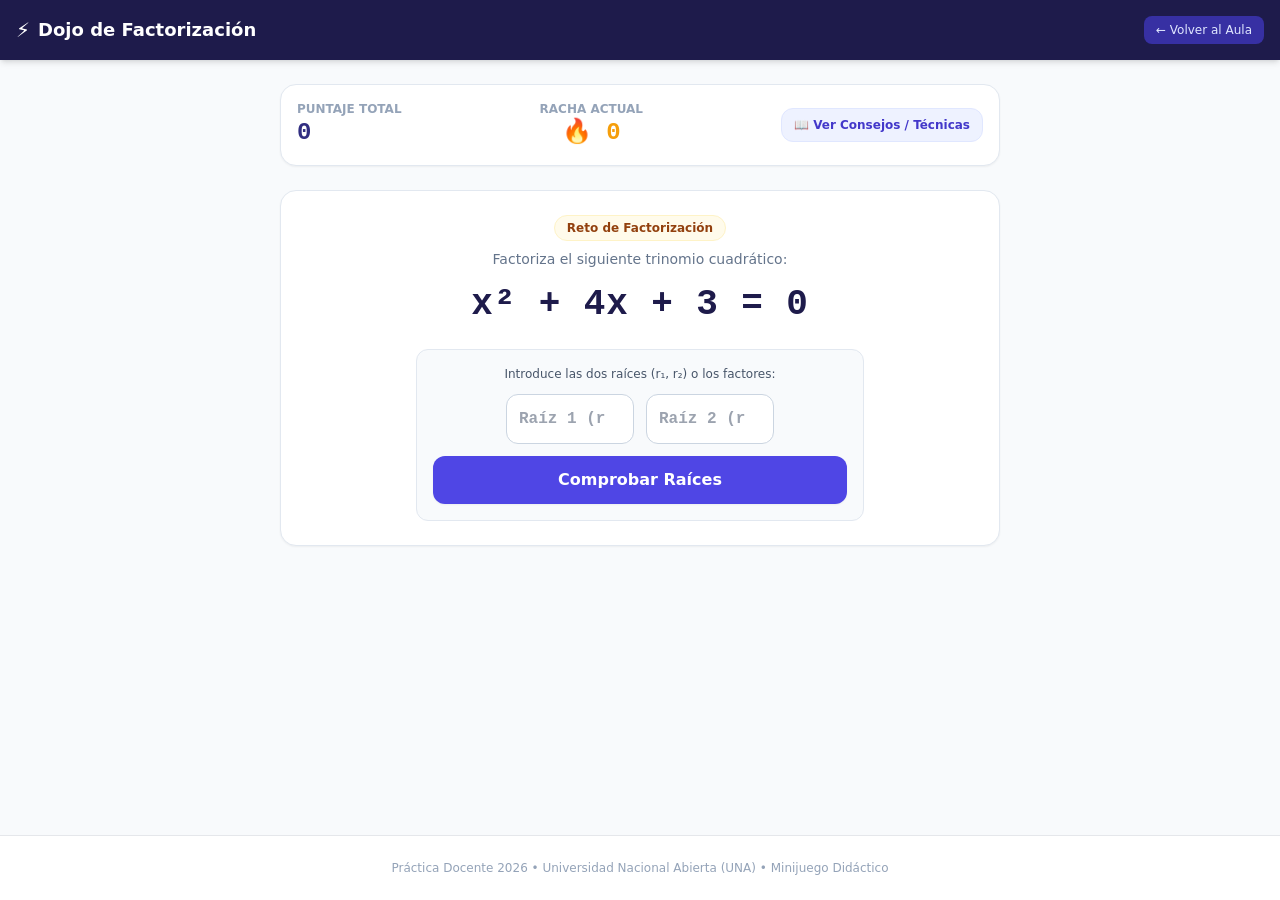
<file: factorizacion.html>
<!DOCTYPE html>
<html lang="es">
<head>
    <meta charset="UTF-8">
    <meta name="viewport" content="width=device-width, initial-scale=1.0">
    <title>Entrenador de Factorización - MateUNA</title>
    <!-- Tailwind CSS -->
    <script src="./libs/tailwind.js"></script>
</head>
<body class="bg-slate-50 text-slate-800 min-h-screen flex flex-col justify-between font-sans">

    <!-- HEADER -->
    <header class="bg-indigo-950 text-white p-4 shadow-md sticky top-0 z-50 flex justify-between items-center">
        <div class="flex items-center gap-2">
            <span class="text-xl">⚡</span>
            <h1 class="font-bold text-base md:text-lg">Dojo de Factorización</h1>
        </div>
        <a href="estudio.html" class="text-xs bg-indigo-800 hover:bg-indigo-700 text-indigo-100 px-3 py-1.5 rounded-lg font-medium transition">
            ← Volver al Aula
        </a>
    </header>

    <!-- CONTENIDO PRINCIPAL -->
    <main class="max-w-3xl mx-auto p-4 md:p-6 w-full flex-grow space-y-6">
        
        <!-- PANEL DE PUNTUACIÓN Y ESTADÍSTICAS -->
        <div class="bg-white p-4 rounded-2xl shadow-sm border border-slate-200 flex justify-between items-center">
            <div>
                <span class="text-xs text-slate-400 block uppercase font-bold">Puntaje Total</span>
                <span id="score-val" class="text-2xl font-black text-indigo-900 font-mono">0</span>
            </div>
            <div class="text-center">
                <span class="text-xs text-slate-400 block uppercase font-bold">Racha Actual</span>
                <span id="streak-val" class="text-2xl font-black text-amber-500 font-mono">🔥 0</span>
            </div>
            <div>
                <button onclick="toggleTeoria()" class="text-xs bg-indigo-50 hover:bg-indigo-100 text-indigo-700 font-bold px-3 py-2 rounded-xl transition border border-indigo-100">
                    📖 Ver Consejos / Técnicas
                </button>
            </div>
        </div>

        <!-- SECCIÓN DE TEORÍA Y CONSEJOS (Oculta por defecto) -->
        <section id="teoria-box" class="bg-indigo-900 text-indigo-100 p-5 rounded-2xl shadow-md hidden space-y-3">
            <div class="flex justify-between items-center">
                <h3 class="font-bold text-base text-white">💡 Técnicas de Factorización para Límites UNA</h3>
                <button onclick="toggleTeoria()" class="text-indigo-300 hover:text-white text-sm font-bold">✕ Cerrar</button>
            </div>
            <p class="text-xs leading-relaxed">
                Cuando evalúas un límite y da 0/0, el polinomio superior o inferior esconde una raíz común (el factor que se anula). 
                Si tienes una ecuación cuadrática <strong class="text-amber-300">ax² + bx + c = 0</strong>, puedes hallar sus raíces r₁ y r₂ usando la resolvente:
            </p>
            <div class="bg-indigo-950 p-3 rounded-xl font-mono text-center text-xs text-amber-200">
                x = ½[-b ± √b²- 4ac)/2a]
            </div>
            <p class="text-xs leading-relaxed">
                Una vez halladas las raíces, el trinomio se descompone siempre como: 
                <strong class="text-amber-300">a(x - r₁)(x - r₂)</strong>. ¡Este es el factor que vas a simplificar con el denominador!
            </p>
        </section>

        <!-- ÁREA DEL JUEGO / RETO -->
        <section class="bg-white p-6 rounded-2xl shadow-sm border border-slate-200 text-center space-y-6">
            <div>
                <span id="badge-nivel" class="inline-block px-3 py-1 bg-amber-50 text-amber-800 font-bold text-xs rounded-full border border-amber-100 mb-2">
                    Reto de Factorización
                </span>
                <h2 class="text-sm text-slate-500 font-medium">Factoriza el siguiente trinomio cuadrático:</h2>
                <div id="cuadratica-display" class="text-3xl md:text-4xl font-black text-indigo-950 font-mono my-4 tracking-wide">
                    x² - 5x + 6 = 0
                </div>
            </div>

            <!-- ENTRADA DE RESPUESTA (RAÍCES) -->
            <div class="bg-slate-50 p-4 rounded-xl border border-slate-200 max-w-md mx-auto space-y-3">
                <p class="text-xs text-slate-600 font-medium">Introduce las dos raíces (r₁, r₂) o los factores:</p>
                <div class="flex justify-center gap-3">
                    <input id="input-r1" type="number" step="any" placeholder="Raíz 1 (r₁)" 
                           class="w-32 p-3 text-center border border-slate-300 rounded-xl font-mono text-base font-bold focus:ring-2 focus:ring-indigo-600 focus:outline-none">
                    <input id="input-r2" type="number" step="any" placeholder="Raíz 2 (r₂)" 
                           class="w-32 p-3 text-center border border-slate-300 rounded-xl font-mono text-base font-bold focus:ring-2 focus:ring-indigo-600 focus:outline-none">
                </div>
                <button onclick="verificarRespuesta()" class="w-full bg-indigo-600 hover:bg-indigo-700 text-white font-bold py-3 rounded-xl transition shadow-sm cursor-pointer">
                    Comprobar Raíces
                </button>
            </div>

            <!-- CONTENEDOR DE RETROALIMENTACIÓN -->
            <div id="feedback-box" class="hidden p-4 rounded-xl text-sm font-medium transition-all"></div>

            <div id="next-btn-container" class="hidden">
                <button onclick="generarNuevoReto()" class="bg-emerald-600 hover:bg-emerald-700 text-white font-bold px-6 py-2.5 rounded-xl text-sm transition shadow-sm cursor-pointer">
                    Siguiente Reto ➔
                </button>
            </div>
        </section>

    </main>

    <!-- FOOTER -->
    <footer class="text-center py-6 text-xs text-slate-400 border-t bg-white mt-auto">
        Práctica Docente 2026 • Universidad Nacional Abierta (UNA) • Minijuego Didáctico
    </footer>

    <!-- LÓGICA DEL JUEGO -->
    <script>
        let score = 0;
        let streak = 0;
        let raizActual1 = 0;
        let raizActual2 = 0;

        function toggleTeoria() {
            const box = document.getElementById('teoria-box');
            box.classList.toggle('hidden');
        }

        // Generar una cuadrática a partir de dos raíces aleatorias enteras entre -5 y 5
        function generarNuevoReto() {
            document.getElementById('feedback-box').classList.add('hidden');
            document.getElementById('next-btn-container').classList.add('hidden');
            document.getElementById('input-r1').value = '';
            document.getElementById('input-r2').value = '';
            document.getElementById('input-r1').disabled = false;
            document.getElementById('input-r2').disabled = false;

            // Escoger raíces enteras para que sea amigable de practicar
            let r1 = Math.floor(Math.random() * 11) - 5; // de -5 a 5
            let r2 = Math.floor(Math.random() * 11) - 5;

            // Evitar que sean idénticas para tener dos raíces distintas (o permitir raíces dobles si se prefiere)
            raizActual1 = Math.min(r1, r2);
            raizActual2 = Math.max(r1, r2);

            // Construir trinomio: (x - r1)(x - r2) = x^2 - (r1+r2)x + (r1*r2)
            let b = -(raizActual1 + raizActual2);
            let c = raizActual1 * raizActual2;

            let bStr = b === 0 ? '' : (b > 0 ? `+ ${b}x` : `- ${Math.abs(b)}x`);
            let cStr = c === 0 ? '' : (c > 0 ? `+ ${c}` : `- ${Math.abs(c)}`);

            let expresion = `x² ${bStr} ${cStr} = 0`.replace(/\s+/g, ' ');
            document.getElementById('cuadratica-display').innerText = expresion;
        }

        function verificarRespuesta() {
            const r1Input = parseFloat(document.getElementById('input-r1').value);
            const r2Input = parseFloat(document.getElementById('input-r2').value);
            const feedbackBox = document.getElementById('feedback-box');

            if (isNaN(r1Input) || isNaN(r2Input)) {
                alert('Por favor introduce ambas valores numéricos.');
                return;
            }

            // Ordenar las respuestas ingresadas por el usuario
            let usuarioRaices = [r1Input, r2Input].sort((a, b) => a - b);
            let correctasRaices = [raizActual1, raizActual2].sort((a, b) => a - b);

            feedbackBox.classList.remove('hidden');

            if (usuarioRaices[0] === correctasRaices[0] && usuarioRaices[1] === correctasRaices[1]) {
                score += 10;
                streak++;
                feedbackBox.className = "p-4 rounded-xl bg-emerald-50 border border-emerald-200 text-emerald-800 text-sm font-medium";
                feedbackBox.innerHTML = `✅ <strong>¡Excelente!</strong> Las raíces son correctas. El trinomio se factoriza como <code class="bg-emerald-100 px-1 py-0.5 rounded font-mono">(x ${raizActual1 >= 0 ? '- ' + raizActual1 : '+ ' + Math.abs(raizActual1)})(x ${raizActual2 >= 0 ? '- ' + raizActual2 : '+ ' + Math.abs(raizActual2)})</code>.`;
                
                document.getElementById('input-r1').disabled = true;
                document.getElementById('input-r2').disabled = true;
                document.getElementById('next-btn-container').classList.remove('hidden');
            } else {
                streak = 0;
                feedbackBox.className = "p-4 rounded-xl bg-rose-50 border border-rose-200 text-rose-800 text-sm font-medium";
                feedbackBox.innerHTML = `❌ <strong>Incorrecto.</strong> Las raíces correctas para esta ecuación son <strong>r₁ = ${raizActual1}</strong> y <strong>r₂ = ${raizActual2}</strong>. ¡Inténtalo de nuevo en el siguiente reto!`;
                document.getElementById('next-btn-container').classList.remove('hidden');
            }

            document.getElementById('score-val').innerText = score;
            document.getElementById('streak-val').innerText = `🔥 ${streak}`;
        }

        window.addEventListener('DOMContentLoaded', () => {
            generarNuevoReto();
        });
    </script>
</body>
</html>
</file>
